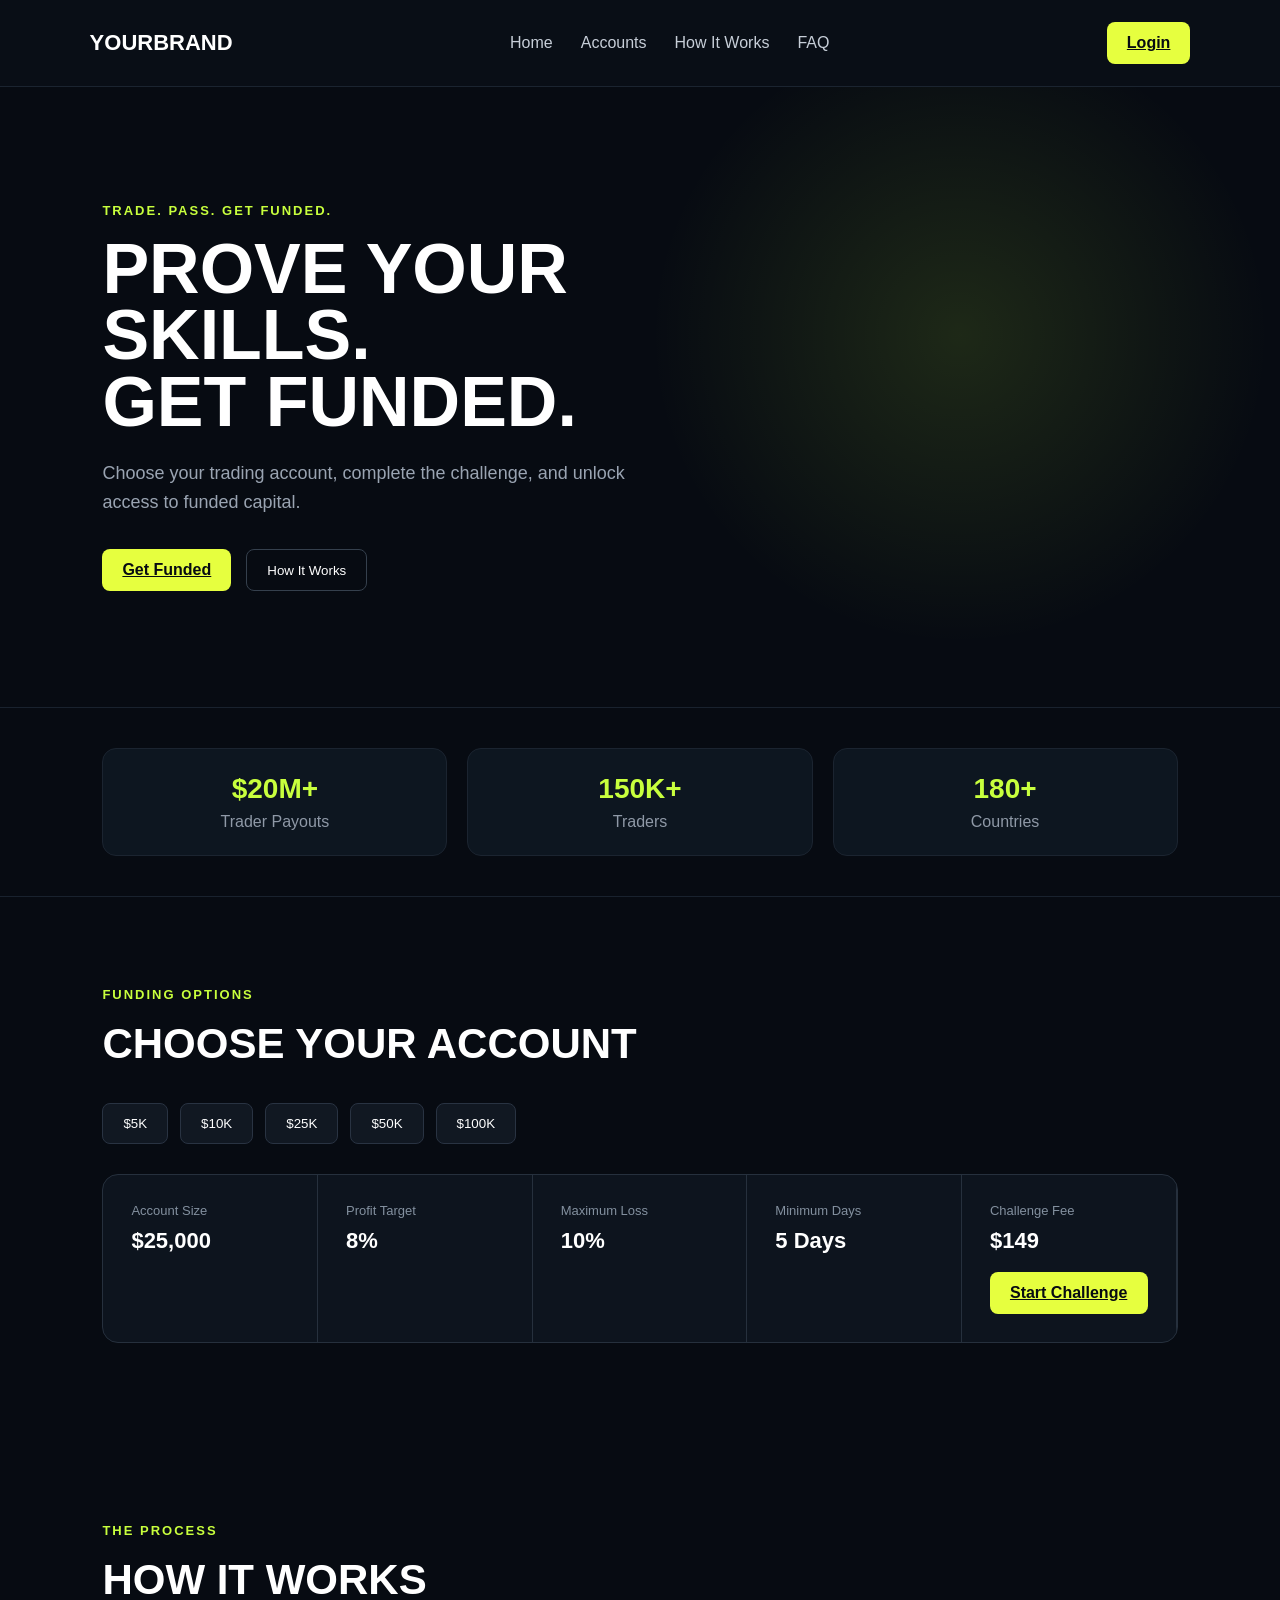
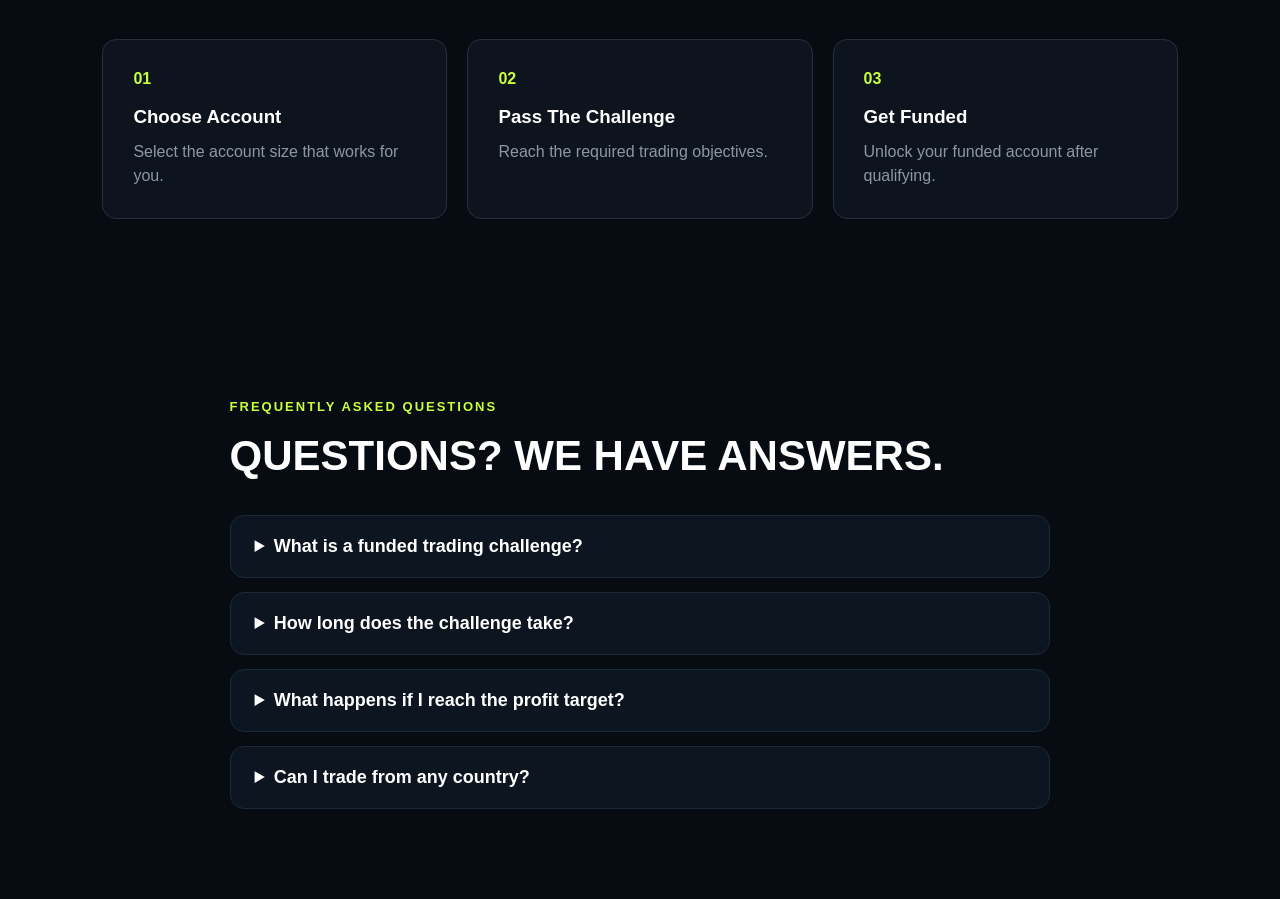
<file: index.html>
<!DOCTYPE html>
<html lang="en">
<head>
  <meta charset="UTF-8">
  <meta name="viewport" content="width=device-width, initial-scale=1.0">
  <title>Your Funded Brand</title>

  <link rel="stylesheet" href="style.css">
</head>

<body>

  <header class="navbar">
    <div class="logo">YOURBRAND</div>

    <nav>
      <a href="#">Home</a>
      <a href="#accounts">Accounts</a>
      <a href="#how-it-works">How It Works</a>
      <a href="#faq">FAQ</a>
    </nav>

 <a href="login.html" class="login-btn">Login</a>
  </header>


  <main>

    <section class="hero">

      <div class="hero-content">
        <p class="small-text">TRADE. PASS. GET FUNDED.</p>

        <h1>
          PROVE YOUR SKILLS.<br>
          GET FUNDED.
        </h1>

        <p class="hero-description">
          Choose your trading account, complete the challenge,
          and unlock access to funded capital.
        </p>

        <div class="hero-buttons">
          <a href="signup.html" class="primary-btn">Get Funded</a>
          <button class="secondary-btn">How It Works</button>
        </div>
      </div>

    </section>


    <section class="stats">

      <div class="stat-card">
        <h2>$20M+</h2>
        <p>Trader Payouts</p>
      </div>

      <div class="stat-card">
        <h2>150K+</h2>
        <p>Traders</p>
      </div>

      <div class="stat-card">
        <h2>180+</h2>
        <p>Countries</p>
      </div>

    </section>


    <section id="accounts" class="accounts">

      <p class="section-label">FUNDING OPTIONS</p>

      <h2>CHOOSE YOUR ACCOUNT</h2>

      <div class="account-buttons">
        <button>$5K</button>
        <button>$10K</button>
        <button>$25K</button>
        <button>$50K</button>
        <button>$100K</button>
      </div>

      <div class="account-card">

        <div>
          <span>Account Size</span>
          <strong>$25,000</strong>
        </div>

        <div>
          <span>Profit Target</span>
          <strong>8%</strong>
        </div>

        <div>
          <span>Maximum Loss</span>
          <strong>10%</strong>
        </div>

        <div>
          <span>Minimum Days</span>
          <strong>5 Days</strong>
        </div>

        <div class="price-box">
          <span>Challenge Fee</span>
          <strong>$149</strong>

 <a href="checkout.html" class="primary-btn">
  Start Challenge
</a>        
        </div>

      </div>

    </section>


    <section id="how-it-works" class="how-it-works">

      <p class="section-label">THE PROCESS</p>

      <h2>HOW IT WORKS</h2>

      <div class="steps">

        <div class="step-card">
          <span>01</span>
          <h3>Choose Account</h3>
          <p>Select the account size that works for you.</p>
        </div>

        <div class="step-card">
          <span>02</span>
          <h3>Pass The Challenge</h3>
          <p>Reach the required trading objectives.</p>
        </div>

        <div class="step-card">
          <span>03</span>
          <h3>Get Funded</h3>
          <p>Unlock your funded account after qualifying.</p>
        </div>

      </div>

    </section>
<section id="faq" class="faq-section">
  <p class="section-label">FREQUENTLY ASKED QUESTIONS</p>
  <h2>QUESTIONS? WE HAVE ANSWERS.</h2>

  <div class="faq-list">
    <details>
      <summary>What is a funded trading challenge?</summary>
      <p>
        It is an evaluation that tests whether you can follow the trading
        rules and reach the required profit target.
      </p>
    </details>

    <details>
      <summary>How long does the challenge take?</summary>
      <p>
        There is no fixed completion time, but you must complete at least
        five trading days.
      </p>
    </details>

    <details>
      <summary>What happens if I reach the profit target?</summary>
      <p>
        If you meet the target without exceeding the maximum loss, your
        challenge will be marked as passed.
      </p>
    </details>

    <details>
      <summary>Can I trade from any country?</summary>
      <p>
        Yes, traders from supported countries can participate after meeting
        the account and verification requirements.
      </p>
    </details>
  </div>
</section>
  </main>

  <script src="script.js"></script>

</body>
</html>
</file>
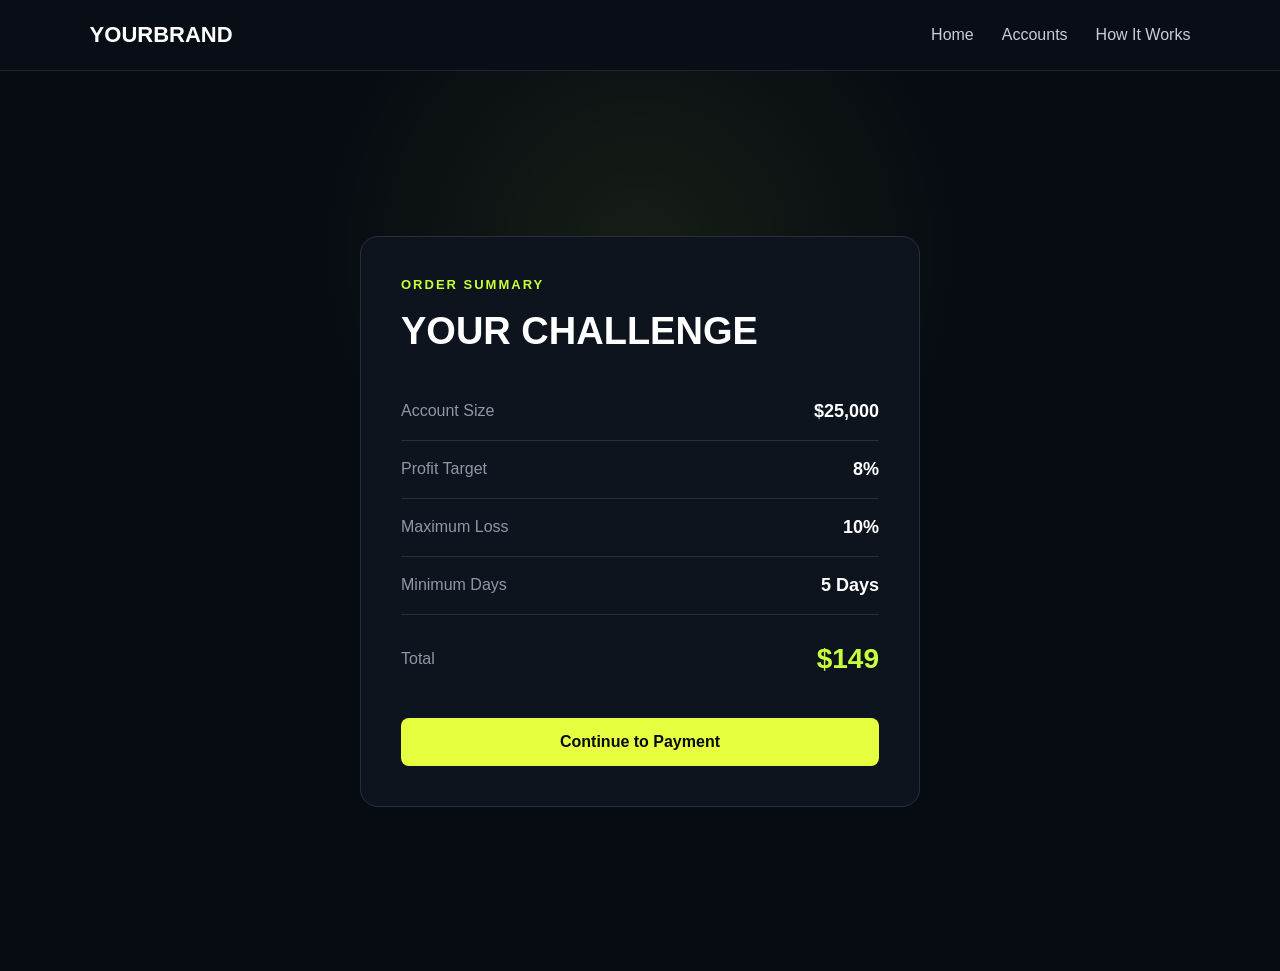
<file: checkout.html>
<!DOCTYPE html>
<html lang="en">
<head>
  <meta charset="UTF-8">
  <meta name="viewport" content="width=device-width, initial-scale=1.0">
  <title>Checkout</title>
  <link rel="stylesheet" href="style.css">
</head>

<body>

  <header class="navbar">
    <div class="logo">YOURBRAND</div>

    <nav>
      <a href="index.html">Home</a>
      <a href="index.html#accounts">Accounts</a>
      <a href="index.html#how-it-works">How It Works</a>
    </nav>
  </header>

  <section class="checkout-section">

    <div class="checkout-card">

      <p class="section-label">ORDER SUMMARY</p>

      <h1>YOUR CHALLENGE</h1>

      <div class="checkout-row">
        <span>Account Size</span>
        <strong id="checkout-size">$25,000</strong>
      </div>

      <div class="checkout-row">
        <span>Profit Target</span>
        <strong>8%</strong>
      </div>

      <div class="checkout-row">
        <span>Maximum Loss</span>
        <strong>10%</strong>
      </div>

      <div class="checkout-row">
        <span>Minimum Days</span>
        <strong>5 Days</strong>
      </div>

      <div class="checkout-total">
        <span>Total</span>
        <strong id="checkout-price">$149</strong>
      </div>

  <button class="primary-btn" onclick="window.location.href='payment.html'">   
        Continue to Payment
      </button>

    </div>

  </section>

<script>
const selectedAccount = JSON.parse(
  localStorage.getItem("selectedAccount")
);

if (selectedAccount) {
  const rows = document.querySelectorAll(".checkout-row strong");

  rows[0].textContent = selectedAccount.size;
  rows[1].textContent = selectedAccount.target;
  rows[2].textContent = selectedAccount.loss;
  rows[3].textContent = selectedAccount.days;

  document.getElementById("checkout-price").textContent =
    selectedAccount.fee;
}
</script>
</body>
</html>
</file>
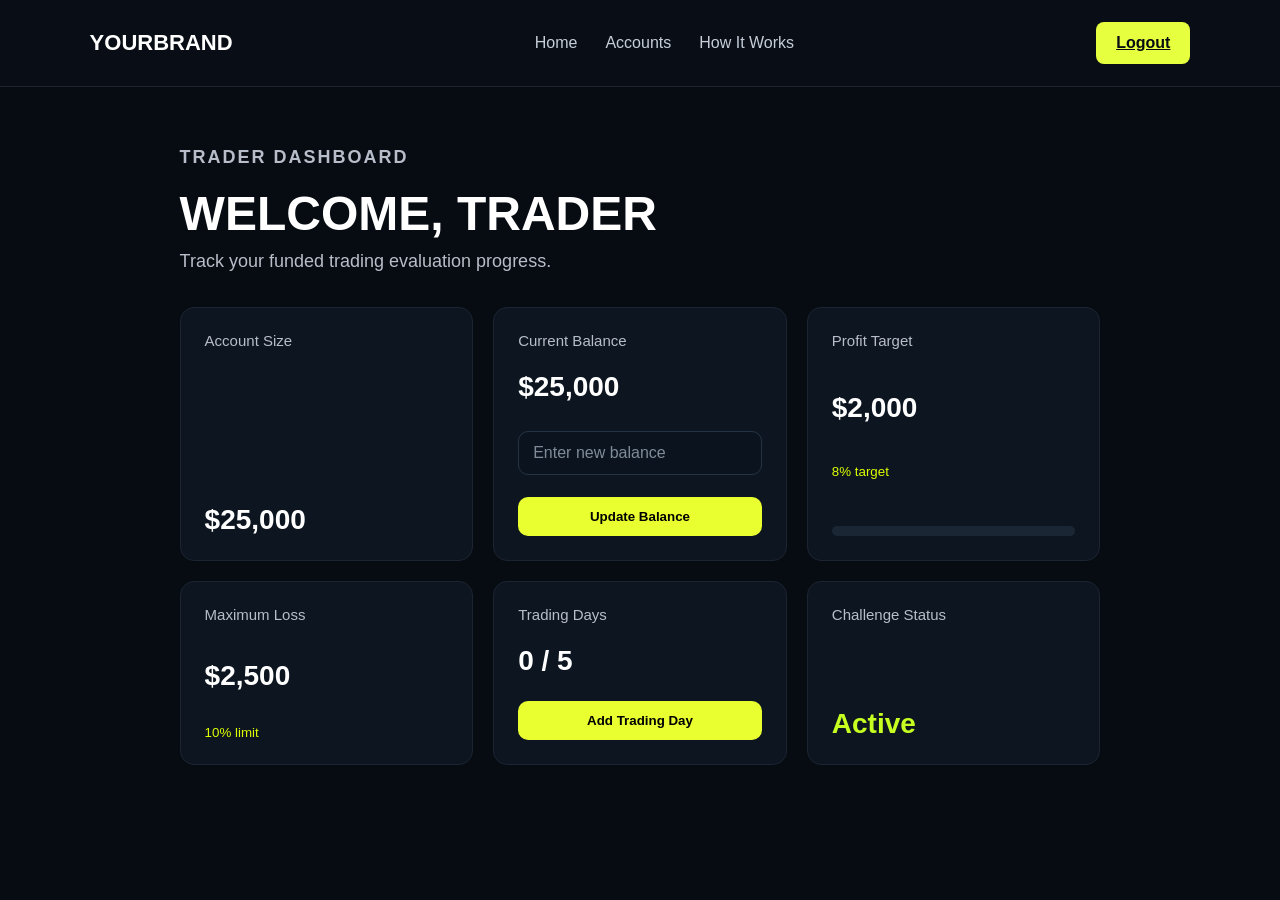
<file: dashboard.html>
<head>
 
  <meta charset="UTF-8">
  <meta name="viewport" content="width=device-width, initial-scale=1.0">
  <meta name="robots" content="noindex, nofollow">
  <title>Trader Dashboard</title>
  <link rel="stylesheet" href="style.css">
  <style>
.dashboard-section {
  max-width: 1100px;
  margin: 0 auto;
  padding: 60px 7%;
}

.dashboard-header {
  margin-bottom: 35px;
}

.dashboard-header h1 {
  font-size: 48px;
  margin: 10px 0;
}

.dashboard-header p {
  color: #b8bec9;
}

.dashboard-grid {
  display: grid;
  grid-template-columns: repeat(3, 1fr);
  gap: 20px;
}

.dashboard-card {
  background: #0d1620;
  border: 1px solid #1b2430;
  border-radius: 14px;
  padding: 24px;
  display: flex;
  flex-direction: column;
  gap: 10px;
}

.dashboard-card span {
  color: #b8bec9;
  font-size: 15px;
}

.dashboard-card strong {
  font-size: 28px;
}

.dashboard-card small {
  color: #dfff00;
}

@media (max-width: 800px) {
  .dashboard-grid {
    grid-template-columns: 1fr;
  }
}

.progress-bar {
  width: 100%;
  height: 10px;
  background: #1a2633;
  border-radius: 999px;
  margin-top: 16px;
  overflow: hidden;
}

.progress-fill {
  height: 100%;
  background: #e9ff2f;
  border-radius: 999px;
  transition: width 0.4s ease;
}
#balanceInput {
  margin-top: 18px;
  padding: 12px 14px;
  border-radius: 10px;
  border: 1px solid #243344;
  background: #0b141e;
  color: white;
  font-size: 16px;
  width: 100%;
  box-sizing: border-box;
}

#balanceInput::placeholder {
  color: #7f8b98;
}

#updateBalanceBtn {
  margin-top: 12px;
  padding: 12px 18px;
  border: none;
  border-radius: 10px;
  background: #e9ff2f;
  color: #000;
  font-weight: 700;
  cursor: pointer;
}
#addTradingDayBtn {
  margin-top: 14px;
  padding: 12px 18px;
  border: none;
  border-radius: 10px;
  background: #e9ff2f;
  color: #000;
  font-weight: 700;
  cursor: pointer;
  width: 100%;
}
</style>
</head>

<body>

<header class="navbar">
  <div class="logo">YOURBRAND</div>

  <nav>
    <a href="index.html">Home</a>
    <a href="index.html#accounts">Accounts</a>
    <a href="index.html#how-it-works">How It Works</a>
  </nav>

  <a href="index.html" class="login-btn">Logout</a>
</header>

<section class="dashboard-section">

  <div class="dashboard-header">
    <p class="section-label">TRADER DASHBOARD</p>
    <h1>WELCOME, <span id="userName">TRADER</span></h1>
    <p>Track your funded trading evaluation progress.</p>
  </div>

  <div class="dashboard-grid">

    <div class="dashboard-card">
      <span>Account Size</span>
      <strong>$25,000</strong>
    </div>

   <div class="dashboard-card">
  <span>Current Balance</span>
  <strong id="currentBalanceDisplay">$25,000</strong>

  <input
    type="number"
    id="balanceInput"
    placeholder="Enter new balance"
  >

  <button type="button" id="updateBalanceBtn">
    Update Balance
  </button>
</div>

 <div class="dashboard-card">
  <span>Profit Target</span>
  <strong>$2,000</strong>
  <small>8% target</small>

  <div class="progress-bar">
  <div class="progress-fill" style="width: 0%;"></div>
  </div>
</div>

    <div class="dashboard-card">
      <span>Maximum Loss</span>
      <strong>$2,500</strong>
      <small>10% limit</small>
    </div>

  <div class="dashboard-card">
  <span>Trading Days</span>
  <strong id="tradingDaysDisplay">0 / 5</strong>

  <button type="button" id="addTradingDayBtn">
    Add Trading Day
  </button>
</div>

    <div class="dashboard-card">
      <span>Challenge Status</span>
      <strong class="status-active" id="challengeStatus">Active</strong>
    </div>

  </div>

</section><script src="script.js"></script>

<script>
const selectedAccount = JSON.parse(localStorage.getItem("selectedAccount"));

if (selectedAccount) {
  const cards = document.querySelectorAll(".dashboard-card");

  cards[0].querySelector("strong").textContent = selectedAccount.size;
 const savedBalance = localStorage.getItem("currentBalance");
cards[1].querySelector("strong").textContent = savedBalance ? "$" + Number(savedBalance).toLocaleString() : selectedAccount.size;

  const sizeNumber = Number(selectedAccount.size.replace(/[$,]/g, ""));
  const targetPercent = Number(selectedAccount.target.replace("%", ""));
  const lossPercent = Number(selectedAccount.loss.replace("%", ""));

  const targetAmount = sizeNumber * (targetPercent / 100);
  const lossAmount = sizeNumber * (lossPercent / 100);

  cards[2].querySelector("strong").textContent =
    "$" + targetAmount.toLocaleString();

  cards[2].querySelector("small").textContent =
    selectedAccount.target + " target";

  cards[3].querySelector("strong").textContent =
    "$" + lossAmount.toLocaleString();

  cards[3].querySelector("small").textContent =
    selectedAccount.loss + " limit";

  cards[4].querySelector("strong").textContent =
    "0 / " + selectedAccount.days.replace(" Days", "");}
const cards = document.querySelectorAll(".dashboard-card");

const accountSize = Number(
cards[0].querySelector("strong").textContent.replace(/[$,]/g, ""));
const currentBalance = Number(
  cards[1].querySelector("strong").textContent.replace(/[$,]/g, "")
);

const profitTarget = Number(
  cards[2].querySelector("strong").textContent.replace(/[$,]/g, "")
);
const maximumLoss = Number(
  cards[3].querySelector("strong").textContent.replace(/[$,]/g, "")
);

const challengeStatus = document.getElementById("challengeStatus");
function updateChallengeStatus(balance) {
  if (balance <= accountSize - maximumLoss) {
    challengeStatus.textContent = "Failed";
  } else if (balance >= accountSize + profitTarget) {
    challengeStatus.textContent = "Passed";
  } else {
    challengeStatus.textContent = "Active";
  }
}
  updateChallengeStatus(currentBalance);
const profitProgress = Math.max(
  0,  
Math.min(100, ((currentBalance - accountSize) / profitTarget) * 100)
);
document.querySelector(".progress-fill").style.width =
  profitProgress + "%";
const balanceInput = document.getElementById("balanceInput");
const updateBalanceBtn = document.getElementById("updateBalanceBtn");

updateBalanceBtn.addEventListener("click", function () {
  const newBalance = Number(balanceInput.value);

  if (!newBalance || newBalance <= 0) {
    alert("Please enter a valid balance.");
    return;
  }

  localStorage.setItem("currentBalance", newBalance);

 document.getElementById("currentBalanceDisplay").textContent =
  "$" + newBalance.toLocaleString();
updateChallengeStatus(newBalance);
  const newProgress = Math.max(
    0,
    Math.min(100, ((newBalance - accountSize) / profitTarget) * 100)
  );

  document.querySelector(".progress-fill").style.width =
    newProgress + "%";

  balanceInput.value = "";
});

const tradingDaysDisplay = document.getElementById("tradingDaysDisplay");
const addTradingDayBtn = document.getElementById("addTradingDayBtn");
let tradingDays = Number(localStorage.getItem("tradingDays")) || 0;

tradingDays = Math.min(tradingDays, 5);

tradingDaysDisplay.textContent = tradingDays + " / 5";
if (tradingDays >= 5) {
  addTradingDayBtn.disabled = true;
  addTradingDayBtn.textContent = "Trading Days Complete";
}
addTradingDayBtn.addEventListener("click", function () {
  if (tradingDays < 5) {
    tradingDays++;
    localStorage.setItem("tradingDays", tradingDays);
    tradingDaysDisplay.textContent = tradingDays + " / 5";
  if (tradingDays >= 5) {
  addTradingDayBtn.disabled = true;
  addTradingDayBtn.textContent = "Trading Days Complete";
}
}    
});
const fullName = localStorage.getItem("fullName");
const loggedInUser = localStorage.getItem("loggedInUser");
const displayName = fullName || (loggedInUser ? loggedInUser.split("@")[0] : "TRADER");

document.getElementById("userName").textContent = displayName;
</script>

</body>
</html>
</file>
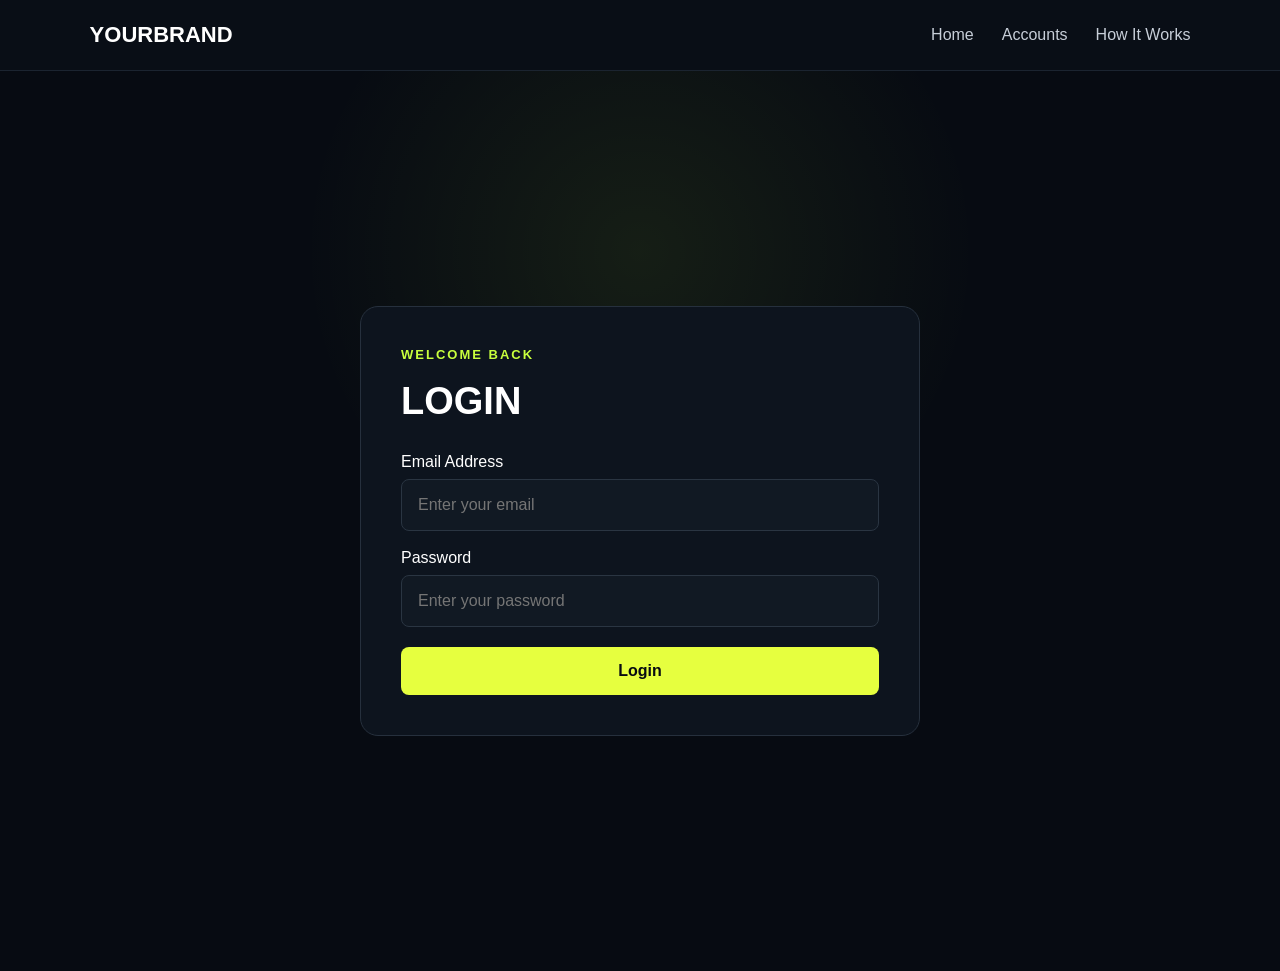
<file: login.html>
<!DOCTYPE html>
<html lang="en">
<head>
  <meta charset="UTF-8">
  <meta name="viewport" content="width=device-width, initial-scale=1.0">
  <title>Login</title>
  <link rel="stylesheet" href="style.css">
</head>

<body>

<header class="navbar">
  <div class="logo">YOURBRAND</div>

  <nav>
    <a href="index.html">Home</a>
    <a href="index.html#accounts">Accounts</a>
    <a href="index.html#how-it-works">How It Works</a>
  </nav>
</header>

<section class="checkout-section">

  <div class="checkout-card">

    <p class="section-label">WELCOME BACK</p>

    <h1>LOGIN</h1>

  <form onsubmit="loginUser(event)"> 
      <label>Email Address</label>
      <input
        type="email"
        id="login-email"
        placeholder="Enter your email"
        required
      >

      <label>Password</label>
      <input
        type="password"
        id="login-password"
        placeholder="Enter your password"
        required
      >

      <button type="submit" class="primary-btn">
        Login
      </button>

    </form>

  </div>

</section>

<script>
function loginUser(event) {
  event.preventDefault();

  const email = document.getElementById("login-email").value;
  localStorage.setItem("loggedInUser", email);
const savedName = localStorage.getItem("fullName");

if (!savedName) {
  localStorage.setItem("fullName", email.split("@")[0]);
}
 window.location.href = "dashboard.html";
}
</script>

</body>
</html>
</file>
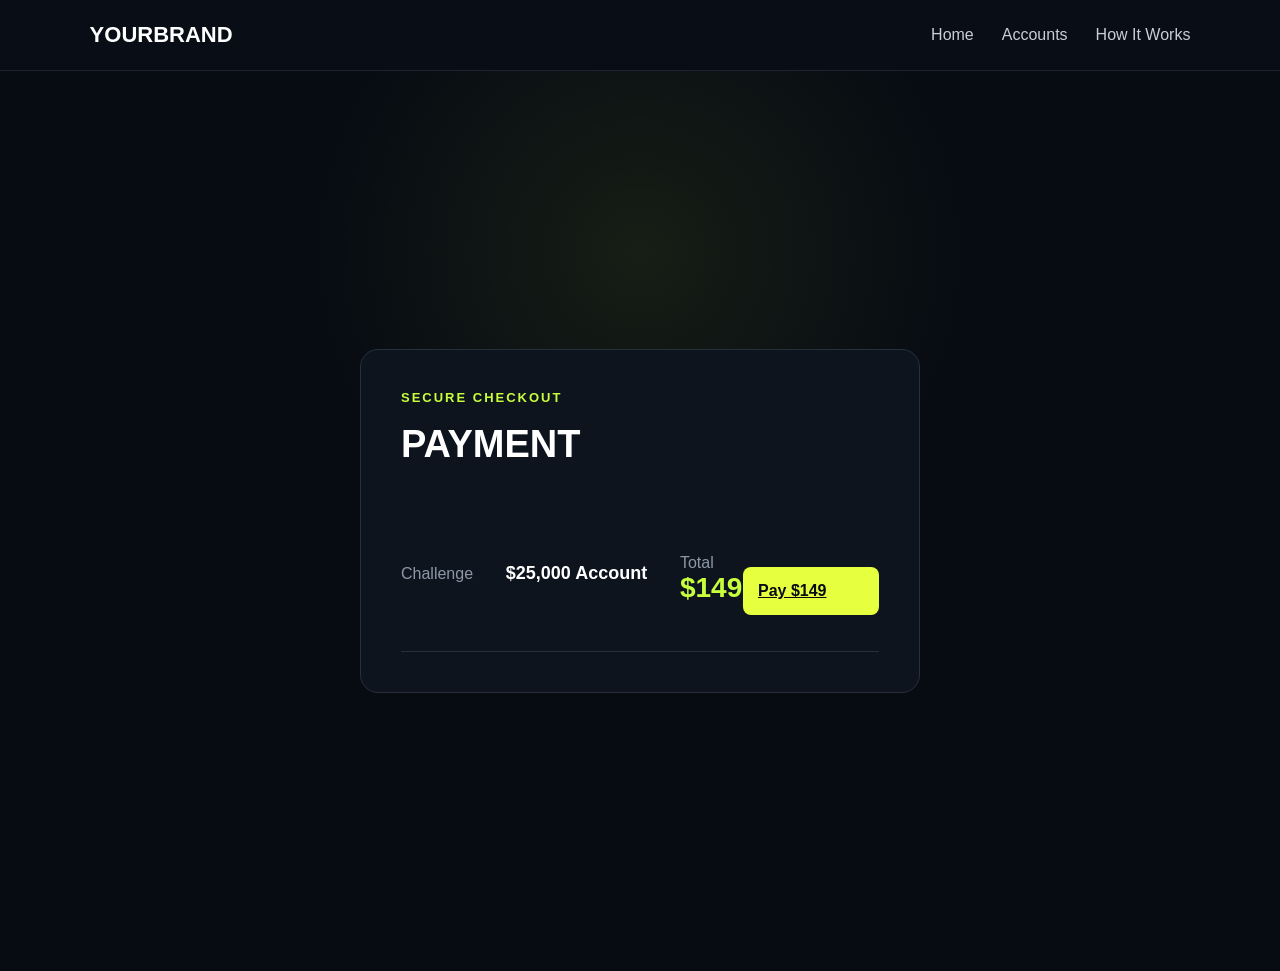
<file: payment.html>
<!DOCTYPE html>
<html lang="en">
<head>
  <meta charset="UTF-8">
  <meta name="viewport" content="width=device-width, initial-scale=1.0">
  <title>Payment</title>
  <link rel="stylesheet" href="style.css">
</head>

<body>

<header class="navbar">
  <div class="logo">YOURBRAND</div>

  <nav>
    <a href="index.html">Home</a>
    <a href="index.html#accounts">Accounts</a>
    <a href="index.html#how-it-works">How It Works</a>
  </nav>
</header>

<section class="checkout-section">

  <div class="checkout-card">

    <p class="section-label">SECURE CHECKOUT</p>

    <h1>PAYMENT</h1>

    <div class="checkout-row">
      <span>Challenge</span>
     <strong id="payment-size">$25,000 Account</strong>

    <div class="checkout-total">
   <span>Total <strong id="payment-price">$149</strong></span>
  <a id="payment-button" class="primary-btn" href="success.html">
    Pay $149
</a>

  


  </div>

</section>
<script>
  const selectedAccount = JSON.parse(localStorage.getItem("selectedAccount"));

  if (selectedAccount) {
    document.getElementById("payment-size").textContent =
      selectedAccount.size + " Account";

    document.getElementById("payment-price").textContent =
      selectedAccount.fee;

    document.getElementById("payment-button").textContent =
      "Pay " + selectedAccount.fee;
  }

 document.getElementById("payment-button").addEventListener("click", function () {
  if (selectedAccount) {
    const startingBalance = Number(
      selectedAccount.size.replace(/[$,]/g, "")
    );

    localStorage.setItem("currentBalance", startingBalance);
    localStorage.setItem("tradingDays", "0");
  }
});     
</script>  
</body>
</html>
</file>
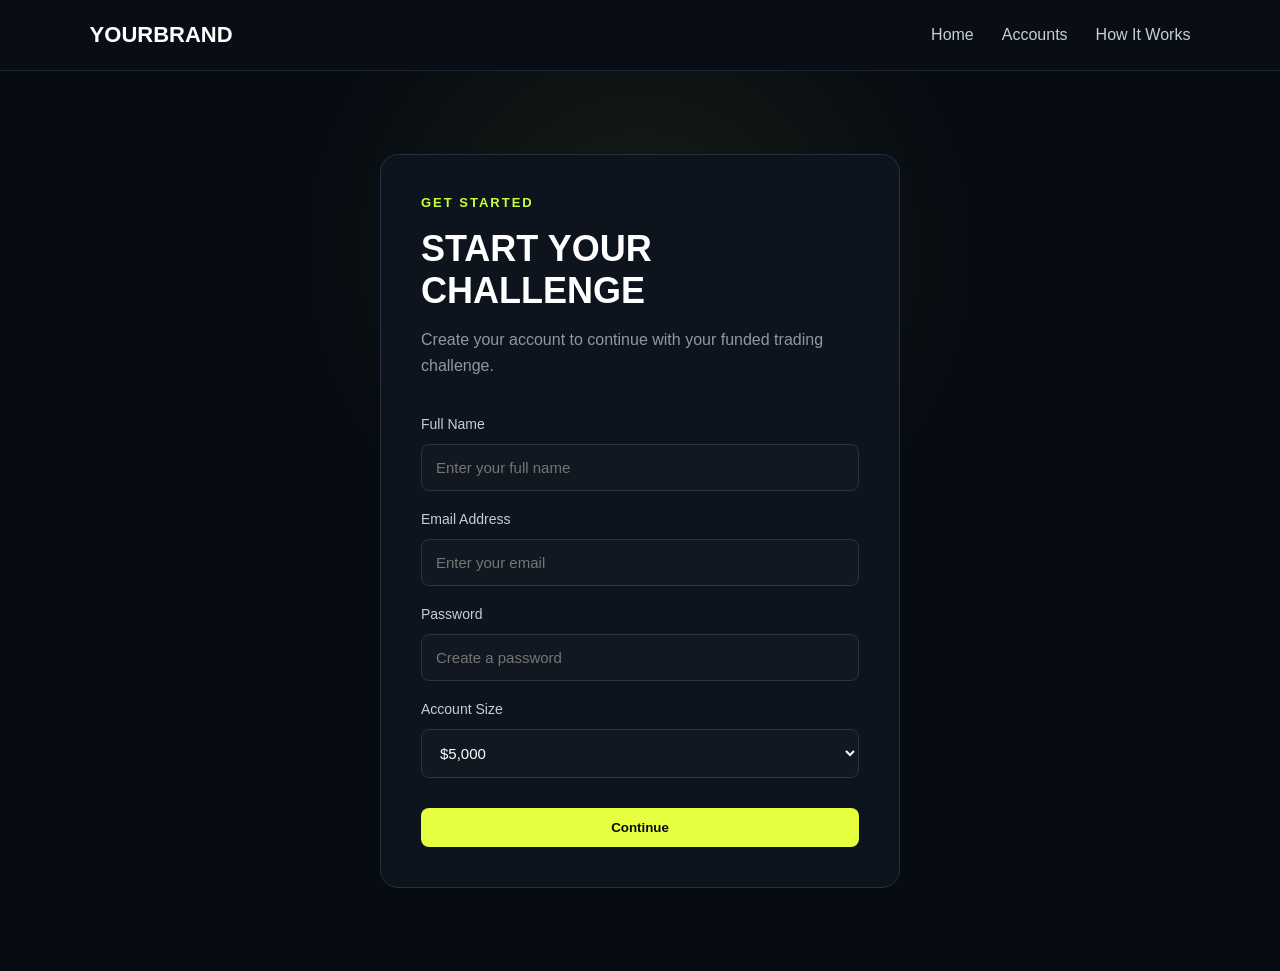
<file: signup.html>
<!DOCTYPE html>
<html lang="en">
<head>
  <meta charset="UTF-8">
  <meta name="viewport" content="width=device-width, initial-scale=1.0">
  <title>Start Challenge</title>
  <link rel="stylesheet" href="style.css">
</head>

<body>

  <header class="navbar">
    <div class="logo">YOURBRAND</div>

    <nav>
      <a href="index.html">Home</a>
      <a href="index.html#accounts">Accounts</a>
      <a href="index.html#how-it-works">How It Works</a>
    </nav>
  </header>

  <section class="signup-section">

    <div class="signup-card">

      <p class="section-label">GET STARTED</p>

      <h1>START YOUR CHALLENGE</h1>

      <p class="signup-description">
        Create your account to continue with your funded trading challenge.
      </p>

     <form id="signupForm">

        <label>Full Name</label>
       <input type="text" id="fullName" placeholder="Enter your full name" required>

        <label>Email Address</label>
        <input type="email" id="email" placeholder="Enter your email" required>

        <label>Password</label>
        <input type="password" id="password" placeholder="Create a password" required>
        <label>Account Size</label>
       <select id="accountSize" required>
          <option>$5,000</option>
          <option>$10,000</option>
          <option>$25,000</option>
          <option>$50,000</option>
          <option>$100,000</option>
        </select>


<button type="submit" class="primary-btn">
  Continue
</button>
</form>
    </div>

  </section>

<script>
document.getElementById("signupForm").addEventListener("submit", function(event) {
  event.preventDefault();
const fullName = document.getElementById("fullName").value;
const email = document.getElementById("email").value;

localStorage.setItem("fullName", fullName);
localStorage.setItem("email", email);
  const accountSize = document.getElementById("accountSize").value;

  localStorage.setItem("selectedAccount", accountSize);

  window.location.href = "checkout.html";
});
</script>
</body>
</html>
</file>
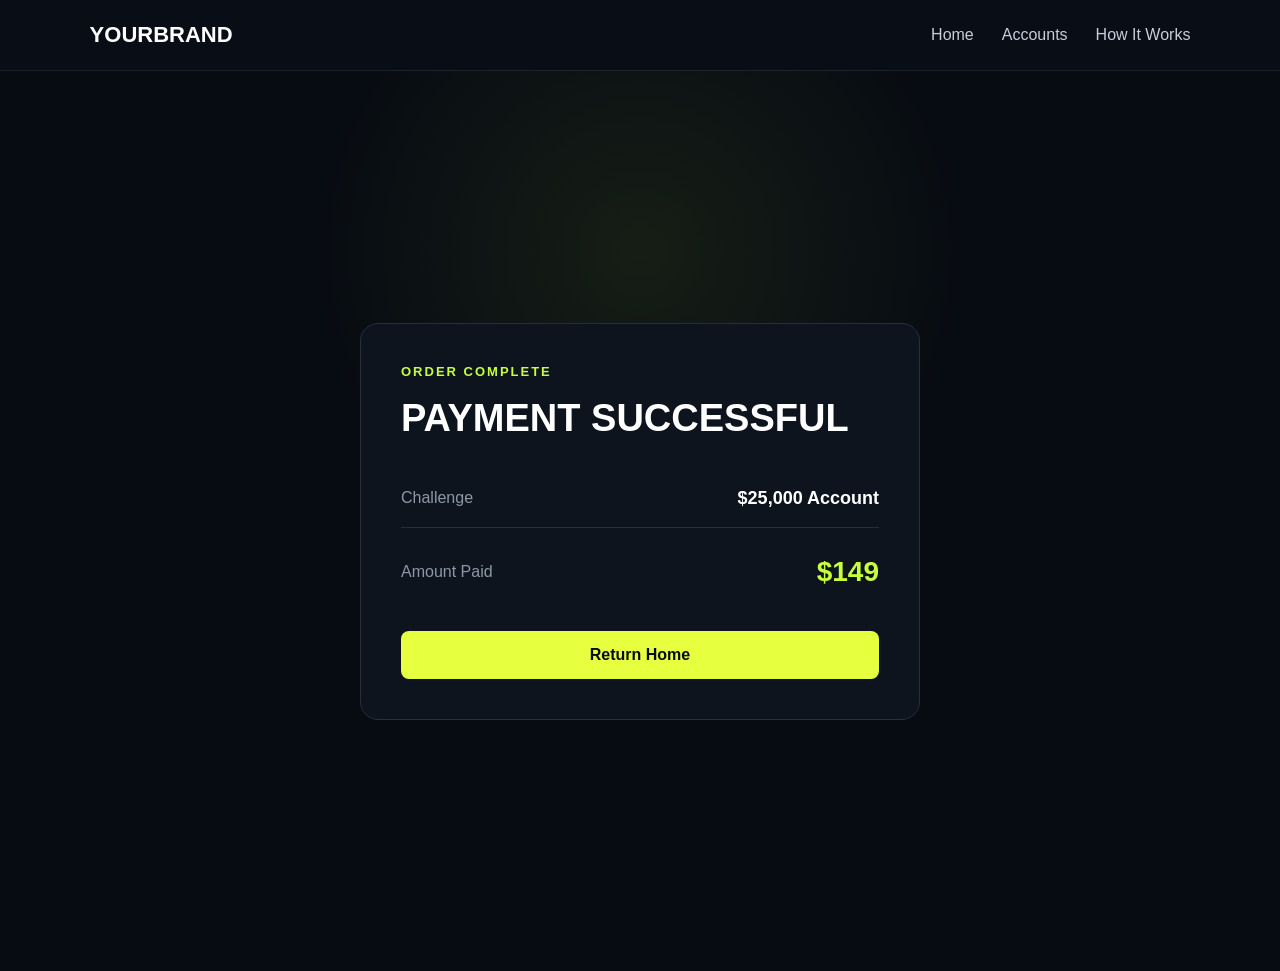
<file: success.html>
<!DOCTYPE html>
<html lang="en">
<head>
  <meta charset="UTF-8">
  <meta name="viewport" content="width=device-width, initial-scale=1.0">
  <title>Success</title>
  <link rel="stylesheet" href="style.css">
</head>

<body>

<header class="navbar">
  <div class="logo">YOURBRAND</div>

  <nav>
    <a href="index.html">Home</a>
    <a href="index.html#accounts">Accounts</a>
    <a href="index.html#how-it-works">How It Works</a>
  </nav>
</header>

<section class="checkout-section">

  <div class="checkout-card">

    <p class="section-label">ORDER COMPLETE</p>

    <h1>PAYMENT SUCCESSFUL</h1>

    <div class="checkout-row">
      <span>Challenge</span>
      <strong id="success-size">$25,000 Account</strong>
    </div>

    <div class="checkout-total">
      <span>Amount Paid</span>
      <strong id="success-price">$149</strong>
    </div>

    <button class="primary-btn" onclick="window.location.href='index.html'">
      Return Home
    </button>

  </div>

</section>

<script>
  const selectedAccount = JSON.parse(localStorage.getItem("selectedAccount"));

  if (selectedAccount) {
    document.getElementById("success-size").textContent =
      selectedAccount.size + " Account";

    document.getElementById("success-price").textContent =
      selectedAccount.fee;
  }
</script>

</body>
</html>
</file>
<file: style.css>
* {
  margin: 0;
  padding: 0;
  box-sizing: border-box;
}

body {
  font-family: Arial, sans-serif;
  background: #070b12;
  color: white;
}

.navbar {
  display: flex;
  justify-content: space-between;
  align-items: center;
  padding: 22px 7%;
  border-bottom: 1px solid #1b2430;
  background: #090e16;
}

.logo {
  font-size: 22px;
  font-weight: 800;
}

nav {
  display: flex;
  gap: 28px;
}

nav a {
  color: #c7ced8;
  text-decoration: none;
}

.login-btn,
.primary-btn,
.secondary-btn,
.account-buttons button {
  padding: 12px 20px;
  border-radius: 8px;
  border: none;
  cursor: pointer;
}

.login-btn,
.primary-btn {
  background: #e6ff3f;
  color: #070b12;
  font-weight: 700;
}

.hero {
  min-height: 620px;
  display: flex;
  align-items: center;
  padding: 80px 8%;
  background:
    radial-gradient(circle at 75% 40%, rgba(194, 255, 61, 0.12), transparent 30%),
    #070b12;
}

.hero-content {
  max-width: 700px;
}

.small-text,
.section-label {
  color: #c8ff3d;
  font-size: 13px;
  font-weight: 700;
  letter-spacing: 2px;
  margin-bottom: 18px;
}

.hero h1 {
  font-size: 70px;
  line-height: 0.95;
  margin-bottom: 24px;
}

.hero-description {
  max-width: 560px;
  color: #9aa4b2;
  font-size: 18px;
  line-height: 1.6;
}

.hero-buttons {
  margin-top: 32px;
  display: flex;
  gap: 15px;
}

.secondary-btn {
  background: transparent;
  color: white;
  border: 1px solid #35404d;
}

.stats {
  display: grid;
  grid-template-columns: repeat(3, 1fr);
  padding: 40px 8%;
  border-top: 1px solid #19222e;
  border-bottom: 1px solid #19222e;
}

.stat-card {
  text-align: center;
}

.stat-card h2 {
  font-size: 34px;
  color: #c8ff3d;
}

.stat-card p {
  color: #8f99a7;
  margin-top: 8px;
}

.accounts,
.how-it-works {
  padding: 90px 8%;
}

.accounts > h2,
.how-it-works > h2 {
  font-size: 42px;
  margin-bottom: 35px;
}

.account-buttons {
  display: flex;
  gap: 12px;
  margin-bottom: 30px;
}

.account-buttons button {
  background: #111822;
  color: white;
  border: 1px solid #293342;
}

.account-card {
  display: grid;
  grid-template-columns: repeat(5, 1fr);
  background: #0d141e;
  border: 1px solid #26303d;
  border-radius: 16px;
  overflow: hidden;
}

.account-card > div {
  padding: 28px;
  border-right: 1px solid #26303d;
}

.account-card span {
  display: block;
  color: #83909f;
  font-size: 13px;
  margin-bottom: 10px;
}

.account-card strong {
  font-size: 22px;
}

.price-box .primary-btn {
  display: block;
  margin-top: 18px;
}

.steps {
  display: grid;
  grid-template-columns: repeat(3, 1fr);
  gap: 20px;
}

.step-card {
  background: #0d141e;
  border: 1px solid #26303d;
  padding: 30px;
  border-radius: 14px;
}

.step-card span {
  color: #c8ff3d;
  font-weight: 700;
}

.step-card h3 {
  margin: 18px 0 12px;
}

.step-card p {
  color: #8d98a7;
  line-height: 1.5;
}

@media (max-width: 800px) {
  nav {
    display: none;
  }

  .hero h1 {
    font-size: 45px;
  }

  .stats,
  .steps,
  .account-card {
    grid-template-columns: 1fr;
  }

  .account-buttons {
    flex-wrap: wrap;
  }

  .account-card > div {
    border-right: none;
    border-bottom: 1px solid #26303d;
  }
}.signup-section {
  min-height: 100vh;
  display: flex;
  justify-content: center;
  align-items: center;
  padding: 80px 20px;
  background:
    radial-gradient(circle at 50% 20%, rgba(194, 255, 61, 0.08), transparent 35%),
    #070b12;
}

.signup-card {
  width: 100%;
  max-width: 520px;
  background: #0d141e;
  border: 1px solid #26303d;
  border-radius: 18px;
  padding: 40px;
}

.signup-card h1 {
  font-size: 36px;
  margin-bottom: 15px;
}

.signup-description {
  color: #8d98a7;
  line-height: 1.6;
  margin-bottom: 30px;
}

.signup-card form {
  display: flex;
  flex-direction: column;
  gap: 12px;
}

.signup-card label {
  font-size: 14px;
  color: #c7ced8;
  margin-top: 8px;
}

.signup-card input,
.signup-card select {
  width: 100%;
  padding: 14px;
  border-radius: 8px;
  border: 1px solid #293342;
  background: #111822;
  color: white;
  font-size: 15px;
  outline: none;
}

.signup-card input:focus,
.signup-card select:focus {
  border-color: #c8ff3d;
}

.signup-card .primary-btn {
  margin-top: 18px;
  width: 100%;
}.checkout-section {
  min-height: 100vh;
  display: flex;
  justify-content: center;
  align-items: center;
  padding: 80px 20px;
  background:
    radial-gradient(circle at 50% 20%, rgba(194, 255, 61, 0.08), transparent 35%),
    #070b12;
}

.checkout-card {
  width: 100%;
  max-width: 560px;
  background: #0d141e;
  border: 1px solid #26303d;
  border-radius: 18px;
  padding: 40px;
}

.checkout-card h1 {
  font-size: 38px;
  margin-bottom: 30px;
}

.checkout-row,
.checkout-total {
  display: flex;
  justify-content: space-between;
  align-items: center;
  padding: 18px 0;
  border-bottom: 1px solid #26303d;
}

.checkout-row span,
.checkout-total span {
  color: #8d98a7;
}

.checkout-row strong {
  font-size: 18px;
}

.checkout-total {
  margin-top: 10px;
  border-bottom: none;
}

.checkout-total strong {
  color: #c8ff3d;
  font-size: 28px;
}

.checkout-card .primary-btn {
  width: 100%;
  margin-top: 25px;
  padding: 15px;
  font-size: 16px;
  }
/* Login form */
.checkout-card form {
  display: flex;
  flex-direction: column;
  gap: 14px;
}

.checkout-card form label {
  margin-top: 6px;
  font-size: 16px;
}

.checkout-card form input {
  width: 100%;
  padding: 16px;
  border: 1px solid #2a3542;
  border-radius: 8px;
  background: #111923;
  color: white;
  font-size: 16px;
}

.checkout-card form .primary-btn {
  margin-top: 12px;
  width: 100%;
}.checkout-card form {
  display: block;
}

.checkout-card form label {
  display: block;
  margin: 18px 0 8px;
}

.checkout-card form input {
  display: block;
  width: 100%;
  padding: 16px;
  margin-bottom: 12px;
}

.checkout-card form .primary-btn {
  display: block;
  width: 100%;
  margin-top: 20px;
}/* Dashboard */
.dashboard-section {
  padding: 70px 8%;
}

.dashboard-header {
  margin-bottom: 35px;
}

.dashboard-header h1 {
  font-size: 48px;
  margin: 10px 0;
}

.dashboard-header p {
  color: #9aa4b2;
  font-size: 18px;
}

.dashboard-grid {
  display: grid;
  grid-template-columns: repeat(3, 1fr);
  gap: 20px;
}

.dashboard-card {
  background: #0f1823;
  border: 1px solid #263241;
  border-radius: 14px;
  padding: 28px;
  min-height: 150px;
  display: flex;
  flex-direction: column;
  justify-content: space-between;
}

.dashboard-card span {
  color: #9aa4b2;
  font-size: 15px;
}

.dashboard-card strong {
  font-size: 30px;
  margin-top: 12px;
}

.dashboard-card small {
  color: #9aa4b2;
  margin-top: 8px;
}

.status-active {
  color: #c7ff21;
}

@media (max-width: 800px) {
  .dashboard-grid {
    grid-template-columns: 1fr;
  }
}
.dashboard {
  max-width: 1100px;
  margin: 0 auto;
  padding: 60px 7%;
}

.dashboard h1 {
  font-size: 48px;
  margin-bottom: 10px;
}

.dashboard p {
  color: #b8bec9;
  margin-bottom: 35px;
}

.stats {
  display: grid;
  grid-template-columns: repeat(3, 1fr);
  gap: 20px;
}

.stat-card {
  background: #0d1620;
  border: 1px solid #1b2430;
  border-radius: 14px;
  padding: 24px;
}

.stat-card h3 {
  color: #b8bec9;
  font-size: 15px;
  margin-bottom: 10px;
}

.stat-card h2 {
  font-size: 28px;
}

@media (max-width: 800px) {
  .stats {
    grid-template-columns: 1fr;
  }

  .dashboard h1 {
    font-size: 36px;
  }
}
.dashboard-section {
  max-width: 1100px;
  margin: 0 auto;
  padding: 60px 7%;
}

.dashboard-header {
  margin-bottom: 35px;
}

.dashboard-header h1 {
  font-size: 48px;
  margin: 10px 0;
}

.dashboard-header p {
  color: #b8bec9;
}

.dashboard-grid {
  display: grid;
  grid-template-columns: repeat(3, 1fr);
  gap: 20px;
}

.dashboard-card {
  background: #0d1620;
  border: 1px solid #1b2430;
  border-radius: 14px;
  padding: 24px;
  display: flex;
  flex-direction: column;
  gap: 10px;
}

.dashboard-card span {
  color: #b8bec9;
  font-size: 15px;
}

.dashboard-card strong {
  font-size: 28px;
}

.dashboard-card small {
  color: #dfff00;
}

@media (max-width: 800px) {
  .dashboard-grid {
    grid-template-columns: 1fr;
  }

  .dashboard-header h1 {
    font-size: 36px;
  }
}
.faq-section {
  max-width: 1000px;
  margin: 0 auto;
  padding: 90px 7%;
}

.faq-section h2 {
  font-size: 42px;
  margin: 10px 0 35px;
}

.faq-list {
  display: flex;
  flex-direction: column;
  gap: 14px;
}

.faq-list details {
  background: #0d1620;
  border: 1px solid #1b2a38;
  border-radius: 14px;
  padding: 20px 24px;
}

.faq-list summary {
  color: #ffffff;
  font-size: 18px;
  font-weight: 700;
  cursor: pointer;
}

.faq-list details[open] summary {
  color: #e9ff2f;
}

.faq-list p {
  color: #9ca8b7;
  line-height: 1.7;
  margin: 16px 0 0;
}

@media (max-width: 600px) {
  .faq-section h2 {
    font-size: 32px;
  }
}
</file>
